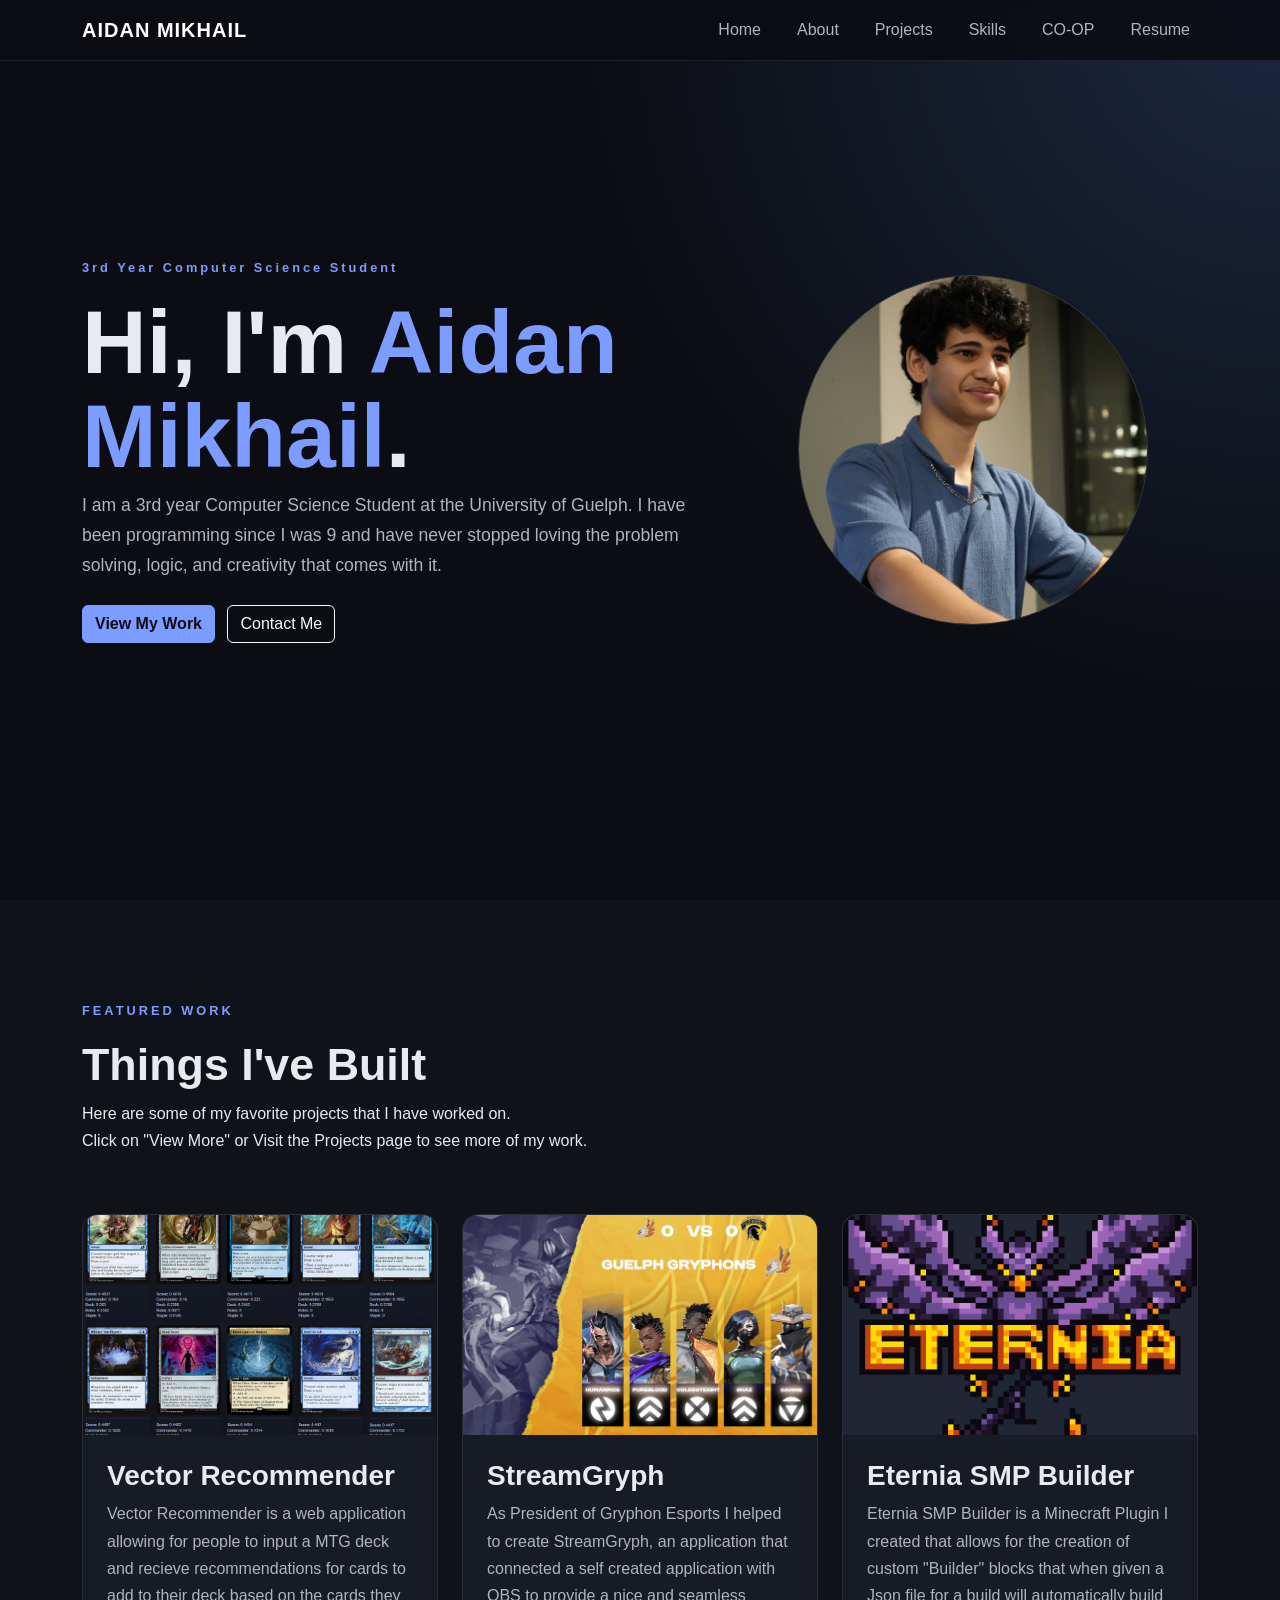
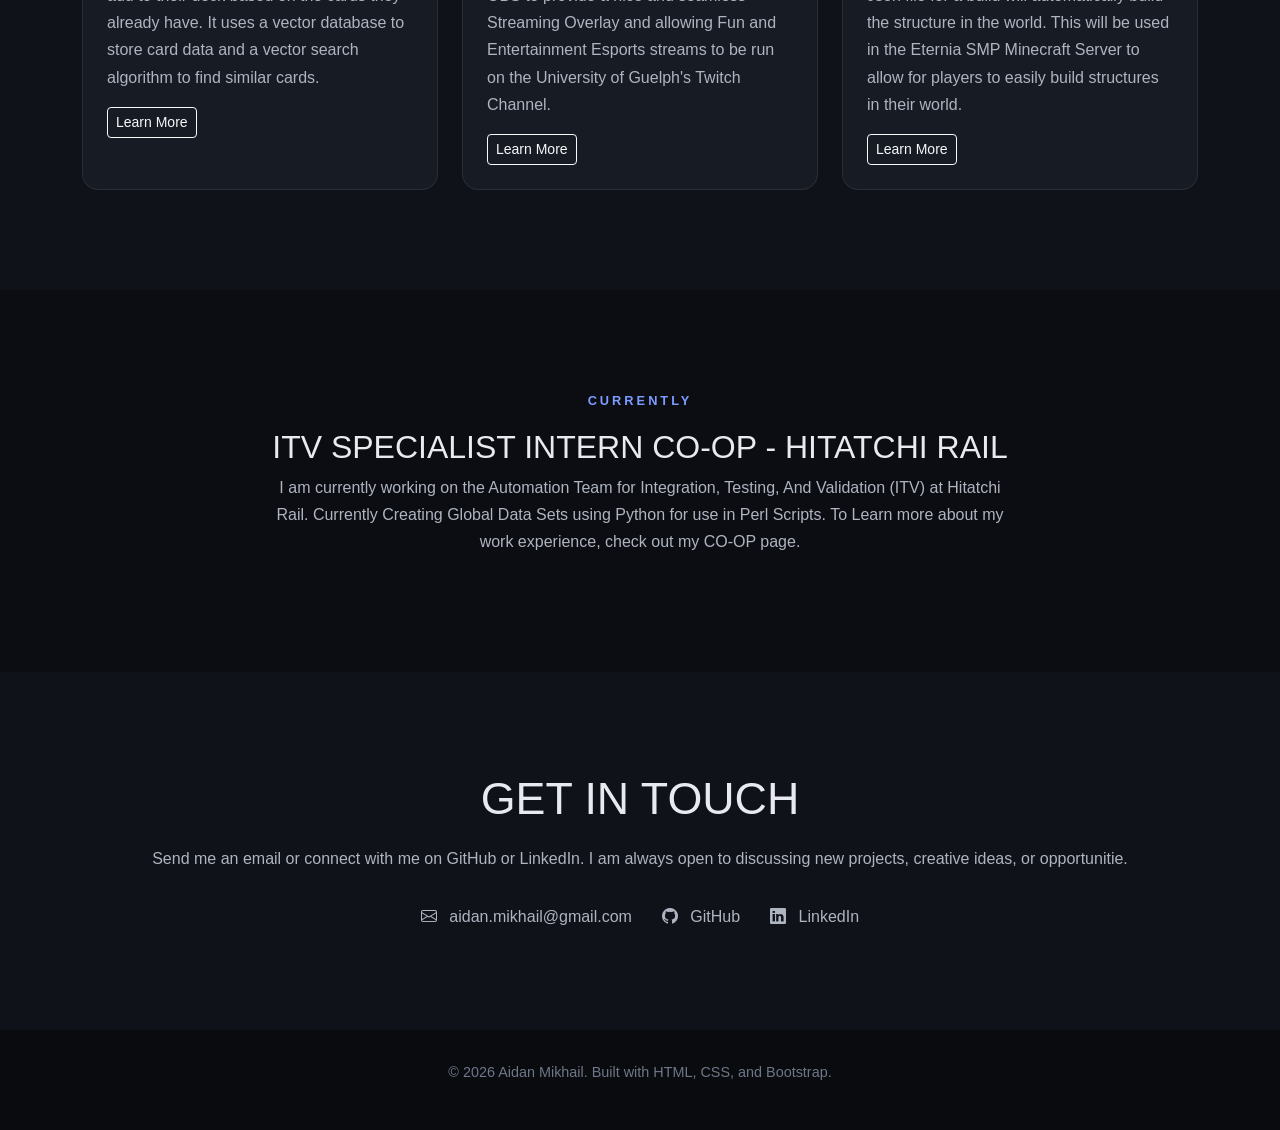
<file: index.html>
<!DOCTYPE html>
<html lang="en">

<head>

    <meta charset="UTF-8">

    <meta name="viewport"
          content="width=device-width, initial-scale=1.0">

    <title> Portfolio | AIDAN MIKHAIL </title>

    <!-- Bootstrap -->
    <link
        href="https://cdn.jsdelivr.net/npm/bootstrap@5.3.3/dist/css/bootstrap.min.css"
        rel="stylesheet">

    <!-- Bootstrap Icons -->
    <link
        rel="stylesheet"
        href="https://cdn.jsdelivr.net/npm/bootstrap-icons@1.11.3/font/bootstrap-icons.min.css">

    <!-- Custom CSS -->
    <link rel="stylesheet" href="css/style.css">

</head>


<body>


<!-- ================================================= -->
<!-- NAVIGATION                                        -->
<!-- ================================================= -->

<nav class="navbar navbar-expand-lg navbar-dark fixed-top">

    <div class="container">

        <a class="navbar-brand fw-bold"
           href="index.html">

            AIDAN MIKHAIL

        </a>


        <button
            class="navbar-toggler"
            type="button"
            data-bs-toggle="collapse"
            data-bs-target="#navbarNav">

            <span class="navbar-toggler-icon"></span>

        </button>


        <div class="collapse navbar-collapse"
             id="navbarNav">

            <ul class="navbar-nav ms-auto">

                <li class="nav-item">
                    <a class="nav-link"
                       href="index.html">

                        Home

                    </a>
                </li>


                <li class="nav-item">
                    <a class="nav-link"
                       href="about.html">

                        About

                    </a>
                </li>


                <li class="nav-item">
                    <a class="nav-link"
                       href="projects.html">

                        Projects

                    </a>
                </li>


                <li class="nav-item">
                    <a class="nav-link"
                       href="skills.html">

                        Skills

                    </a>
                </li>


                <li class="nav-item">
                    <a class="nav-link"
                       href="coop.html">

                        CO-OP

                    </a>
                </li>


                <li class="nav-item">
                    <a class="nav-link"
                       href="resume.html">

                        Resume

                    </a>
                </li>

            </ul>

        </div>

    </div>

</nav>



<!-- ================================================= -->
<!-- HERO                                              -->
<!-- ================================================= -->

<section class="hero-section">

    <div class="container">

        <div class="row align-items-center min-vh-100">


            <!-- HERO TEXT -->

            <div class="col-lg-7">

                <p class="hero-subtitle">
                    3rd Year Computer Science Student
                </p>


                <h1>

                    Hi, I'm
                    <span>Aidan Mikhail</span>.

                </h1>


                <p class="hero-description">

                    I am a 3rd year Computer Science Student at the University of Guelph. 
                    I have been programming since I was 9 and have never 
                    stopped loving the problem solving, logic, and creativity that comes with it.

                </p>


                <div class="mt-4">

                    <a href="projects.html"
                       class="btn btn-primary me-2">

                        View My Work

                    </a>


                    <a href="#contact"
                       class="btn btn-outline-light">

                        Contact Me

                    </a>

                </div>

            </div>



            <!-- PROFILE IMAGE -->

            <div class="col-lg-5 text-center">
                <div class="profile-image">
                    <img
                        src="assets/img/profile.jpg"
                        alt="IMAGE ERROR">

                </div>

            </div>

        </div>

    </div>

</section>



<!-- ================================================= -->
<!-- FEATURED PROJECTS                                 -->
<!-- ================================================= -->

<section class="section-padding section-dark">

    <div class="container">

        <div class="section-heading">

            <p class="section-label">
                FEATURED WORK
            </p>

            <h2>
                Things I've Built
            </h2>

            <p>
                Here are some of my favorite projects that I have worked on. <br>
                Click on "View More" or Visit the Projects page to see more of my work.
            </p>

        </div>


        <div class="row g-4">


            <!-- PROJECT 1 -->

            <div class="col-md-4">

                <div class="project-card">

                    <div class="project-image">

                        <img
                            src="assets/img/project-1.jpg"
                            alt="Vector Recommender">

                    </div>


                    <div class="p-4">

                        <h3>
                            Vector Recommender
                        </h3>

                        <p>
                            Vector Recommender is a web application allowing for people to input a MTG deck and recieve recommendations for cards to add to their deck based on the cards they already have. It uses a vector database to store card data and a vector search algorithm to find similar cards.
                        </p>

                        <a href="projects.html"
                           class="btn btn-sm btn-outline-light">

                            Learn More

                        </a>

                    </div>

                </div>

            </div>



            <!-- PROJECT 2 -->

            <div class="col-md-4">

                <div class="project-card">

                    <div class="project-image">

                        <img
                            src="assets/img/project-2.jpg"
                            alt="StreamGryph">

                    </div>


                    <div class="p-4">

                        <h3>
                            StreamGryph
                        </h3>

                        <p>

                            As President of Gryphon Esports I helped to create StreamGryph, an application that connected a self created application with OBS to provide a nice and seamless Streaming Overlay and allowing Fun and Entertainment Esports streams to be run on the University of Guelph's Twitch Channel.

                        </p>

                        <a href="projects.html"
                           class="btn btn-sm btn-outline-light">

                            Learn More

                        </a>

                    </div>

                </div>

            </div>



            <!-- PROJECT 3 -->

            <div class="col-md-4">

                <div class="project-card">

                    <div class="project-image">

                        <img
                            src="assets/img/project-3.jpg"
                            alt="Eternia SMP Builder">

                    </div>


                    <div class="p-4">

                        <h3>
                            Eternia SMP Builder
                        </h3>

                        <p>

                            Eternia SMP Builder is a Minecraft Plugin I created that allows for the creation of custom "Builder" blocks that when given a Json file for a build will automatically build the structure in the world. This will be used in the Eternia SMP Minecraft Server to allow for players to easily build structures in their world.

                        </p>

                        <a href="projects.html"
                           class="btn btn-sm btn-outline-light">

                            Learn More

                        </a>

                    </div>

                </div>

            </div>


        </div>

    </div>

</section>



<!-- ================================================= -->
<!-- QUICK INTRODUCTION                               -->
<!-- ================================================= -->

<section class="section-padding">

    <div class="container text-center">

        <p class="section-label">
            CURRENTLY
        </p>

        <h2>
            ITV SPECIALIST INTERN CO-OP - HITATCHI RAIL
        </h2>

        <p class="mx-auto content-limit">

            I am currently working on the Automation Team for Integration, Testing, And Validation (ITV) at Hitatchi Rail. Currently Creating Global Data Sets using Python for use in Perl Scripts. To Learn more about my work experience, check out my CO-OP page.

        </p>

    </div>

</section>



<!-- ================================================= -->
<!-- CONTACT                                           -->
<!-- ================================================= -->

<section id="contact"
         class="contact-section section-dark">

    <div class="container text-center">

        <h2>
            GET IN TOUCH
        </h2>

        <p>

            Send me an email or connect with me on GitHub or LinkedIn. I am always open to discussing new projects, creative ideas, or opportunitie.

        </p>


        <div class="contact-links">

            <a href="mailto:aidan.mikhail@gmail.com">

                <i class="bi bi-envelope"></i>

                aidan.mikhail@gmail.com

            </a>


            <a href="https://github.com/AidanMikhail">

                <i class="bi bi-github"></i>

                GitHub

            </a>


            <a href="https://www.linkedin.com/in/aidan-mikhail/">

                <i class="bi bi-linkedin"></i>

                LinkedIn

            </a>

        </div>

    </div>

</section>



<!-- ================================================= -->
<!-- FOOTER                                            -->
<!-- ================================================= -->

<footer>

    <div class="container text-center">

        <p>
            © 2026 Aidan Mikhail.
            Built with HTML, CSS, and Bootstrap.
        </p>

    </div>

</footer>



<!-- Bootstrap JavaScript -->

<script
    src="https://cdn.jsdelivr.net/npm/bootstrap@5.3.3/dist/js/bootstrap.bundle.min.js">
</script>

</body>

</html>
</file>
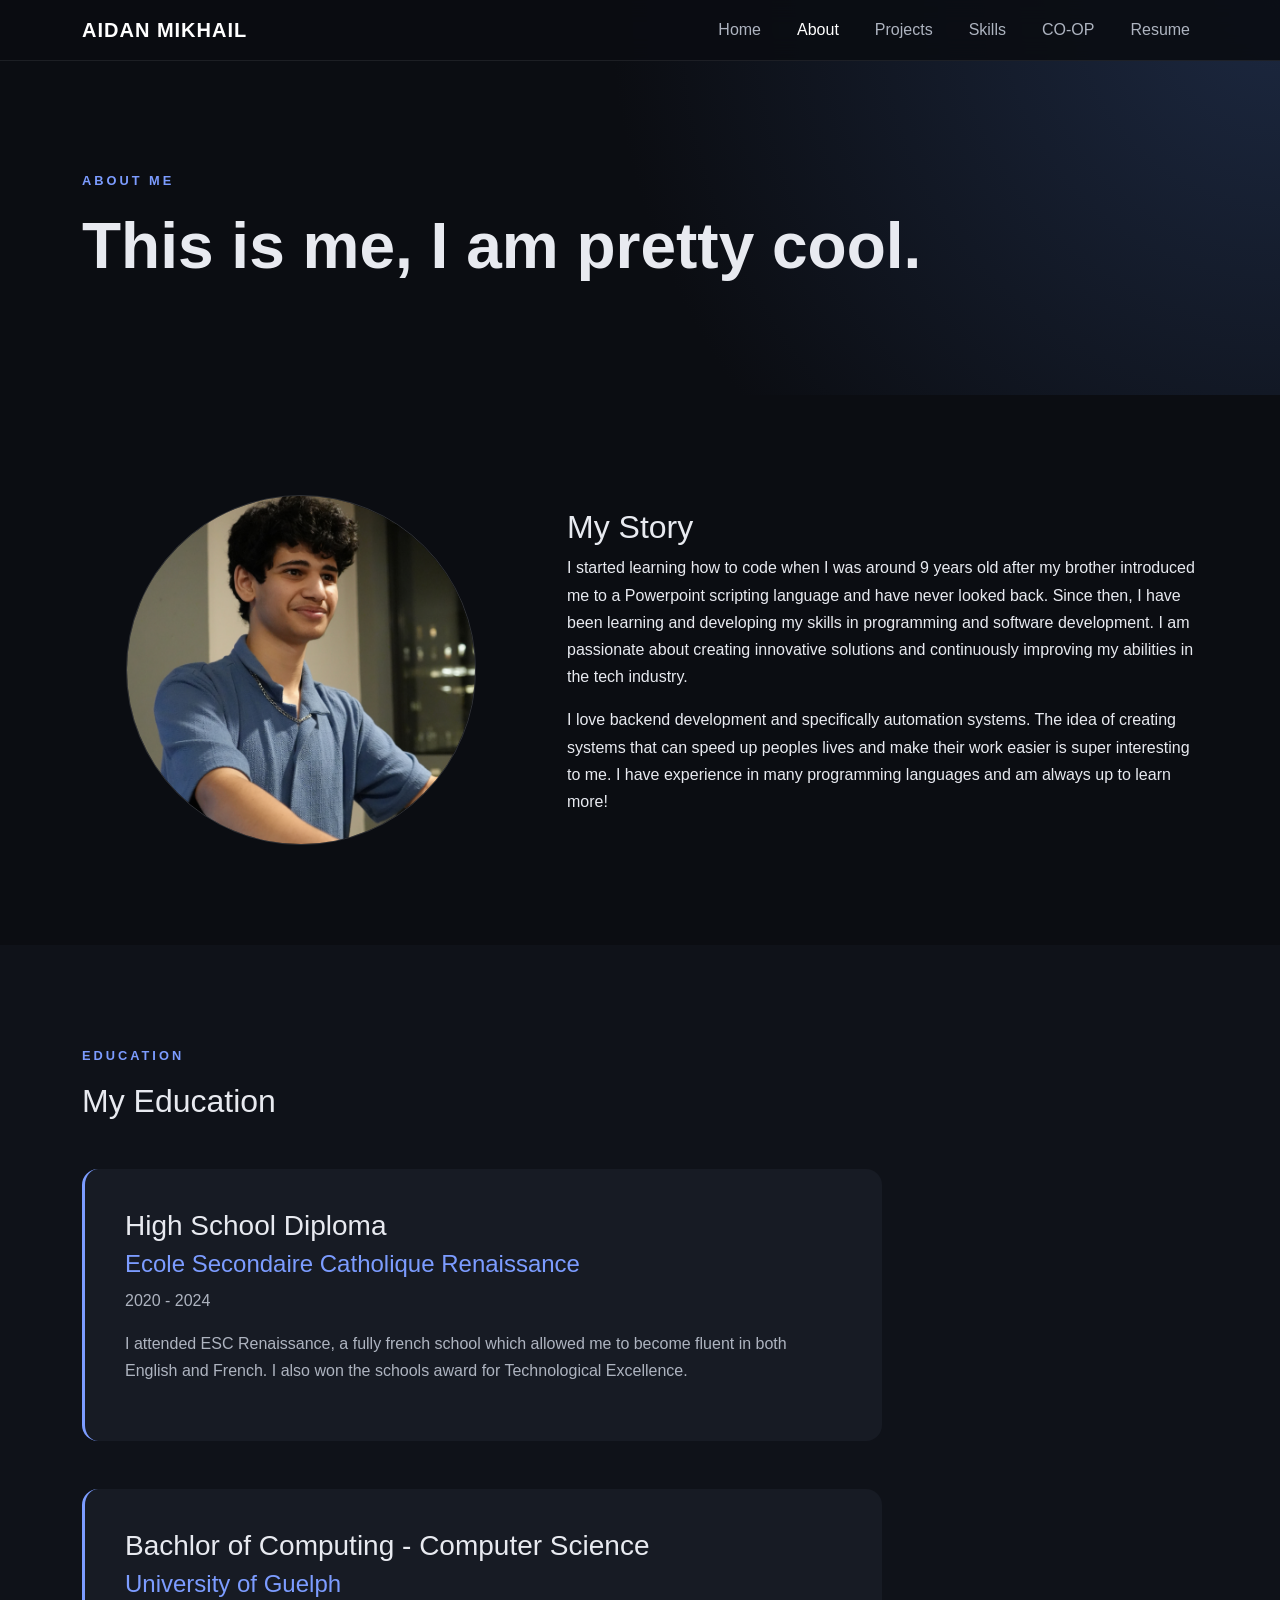
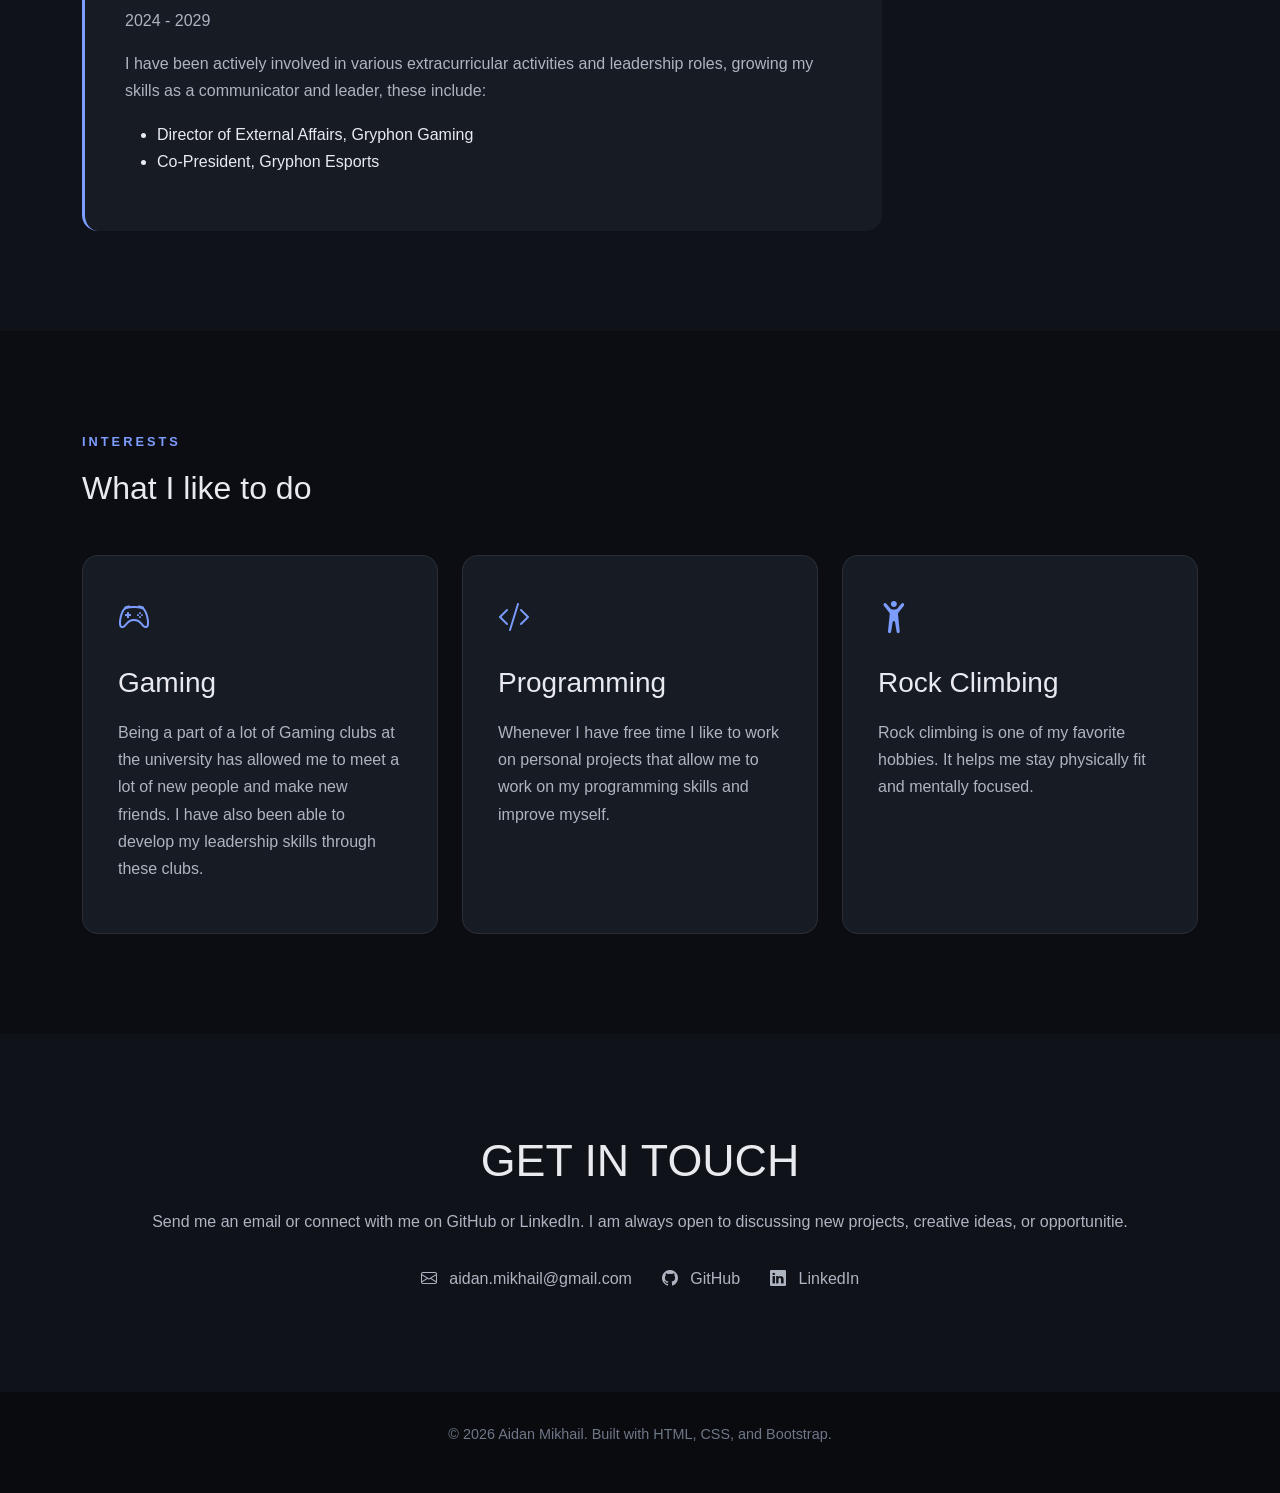
<file: about.html>
<!DOCTYPE html>
<html lang="en">

<head>

    <meta charset="UTF-8">

    <meta name="viewport"
          content="width=device-width, initial-scale=1.0">

    <title>About | AIDAN MIKHAIL</title>

    <link
        href="https://cdn.jsdelivr.net/npm/bootstrap@5.3.3/dist/css/bootstrap.min.css"
        rel="stylesheet">

    <link
        rel="stylesheet"
        href="https://cdn.jsdelivr.net/npm/bootstrap-icons@1.11.3/font/bootstrap-icons.min.css">

    <link rel="stylesheet" href="css/style.css">

</head>


<body>


<!-- NAVIGATION -->

<nav class="navbar navbar-expand-lg navbar-dark fixed-top">

    <div class="container">

        <a class="navbar-brand fw-bold"
           href="index.html">

            AIDAN MIKHAIL

        </a>


        <button
            class="navbar-toggler"
            type="button"
            data-bs-toggle="collapse"
            data-bs-target="#navbarNav">

            <span class="navbar-toggler-icon"></span>

        </button>


        <div class="collapse navbar-collapse"
             id="navbarNav">

            <ul class="navbar-nav ms-auto">

                <li class="nav-item">
                    <a class="nav-link"
                       href="index.html">

                        Home

                    </a>
                </li>

                <li class="nav-item">
                    <a class="nav-link active"
                       href="about.html">

                        About

                    </a>
                </li>

                <li class="nav-item">
                    <a class="nav-link"
                       href="projects.html">

                        Projects

                    </a>
                </li>

                <li class="nav-item">
                    <a class="nav-link"
                       href="skills.html">

                        Skills

                    </a>
                </li>

                <li class="nav-item">
                    <a class="nav-link"
                       href="coop.html">

                        CO-OP

                    </a>
                </li>

                <li class="nav-item">
                    <a class="nav-link"
                       href="resume.html">

                        Resume

                    </a>
                </li>

            </ul>

        </div>

    </div>

</nav>



<!-- PAGE HEADER -->

<section class="page-header">

    <div class="container">

        <p class="section-label">
            ABOUT ME
        </p>

        <h1>
            This is me, I am pretty cool.
        </h1>

    </div>

</section>



<!-- ABOUT -->

<section class="section-padding">

    <div class="container">

        <div class="row g-5 align-items-center">


            <div class="col-lg-5">

                <div class="profile-image">

                    <img
                        src="assets/img/profile.jpg"
                        alt="Aidan Mikhail">

                </div>

            </div>

            <div class="col-lg-7">

                <h2>
                    My Story
                </h2>

                <p>

                    I started learning how to code when I was around 9 years old after my brother introduced me to a Powerpoint scripting language and have never looked back. Since then, I have been learning and developing my skills in programming and software development. I am passionate about creating innovative solutions and continuously improving my abilities in the tech industry.

                </p>

                <p>

                    I love backend development and specifically automation systems. The idea of creating systems that can speed up peoples lives and make their work easier is super interesting to me. I have experience in many programming languages and am always up to learn more!

                </p>

            </div>

        </div>

    </div>

</section>



<!-- EDUCATION -->

<section class="section-padding section-dark">

    <div class="container">

        <p class="section-label">
            EDUCATION
        </p>

        <h2>
            My Education
        </h2>

        <div class="education-card mt-5">

            <h3>
                High School Diploma
            </h3>

            <h4>
                Ecole Secondaire Catholique Renaissance
            </h4>

            <p>
                2020 - 2024
            </p>

            <p>  I attended ESC Renaissance, a fully french school which allowed me to become fluent in both English and French. I also won the schools award for Technological Excellence.</p>

        </div>

        <div class="education-card mt-5">

            <h3>
                Bachlor of Computing - Computer Science
            </h3>

            <h4>
                University of Guelph
            </h4>

            <p>
                2024 - 2029
            </p>

            <p>I have been actively involved in various extracurricular activities and leadership roles, growing my skills as a communicator and leader, these include:</p>

            <ul>
                <li>Director of External Affairs, Gryphon Gaming</li>
                <li>Co-President, Gryphon Esports</li>
            </ul>

        </div>

    </div>

</section>



<!-- INTERESTS -->

<section class="section-padding">

    <div class="container">

        <p class="section-label">
            INTERESTS
        </p>

        <h2>
            What I like to do
        </h2>


        <div class="row g-4 mt-4">

            <div class="col-md-4">

                <div class="skill-card">

                    <i class="bi bi-controller"></i>

                    <h3>
                        Gaming
                    </h3>

                    <p>
                        Being a part of a lot of Gaming clubs at the university has allowed me to meet a lot of new people and make new friends. I have also been able to develop my leadership skills through these clubs.
                    </p>

                </div>

            </div>


            <div class="col-md-4">

                <div class="skill-card">

                    <i class="bi bi-code-slash"></i>

                    <h3>
                        Programming
                    </h3>

                    <p>
                        Whenever I have free time I like to work on personal projects that allow me to work on my programming skills and improve myself.
                    </p>

                </div>

            </div>


            <div class="col-md-4">

                <div class="skill-card">

                    <i class="bi bi-person-arms-up"></i>

                    <h3>
                        Rock Climbing
                    </h3>

                    <p>
                        Rock climbing is one of my favorite hobbies. It helps me stay physically fit and mentally focused.
                    </p>

                </div>

            </div>

        </div>

    </div>

</section>



<!-- ================================================= -->
<!-- CONTACT                                           -->
<!-- ================================================= -->

<section id="contact"
         class="contact-section section-dark">

    <div class="container text-center">

        <h2>
            GET IN TOUCH
        </h2>

        <p>

            Send me an email or connect with me on GitHub or LinkedIn. I am always open to discussing new projects, creative ideas, or opportunitie.

        </p>


        <div class="contact-links">

            <a href="mailto:aidan.mikhail@gmail.com">

                <i class="bi bi-envelope"></i>

                aidan.mikhail@gmail.com

            </a>


            <a href="https://github.com/AidanMikhail">

                <i class="bi bi-github"></i>

                GitHub

            </a>


            <a href="https://www.linkedin.com/in/aidan-mikhail/">

                <i class="bi bi-linkedin"></i>

                LinkedIn

            </a>

        </div>

    </div>

</section>



<!-- ================================================= -->
<!-- FOOTER                                            -->
<!-- ================================================= -->

<footer>

    <div class="container text-center">

        <p>
            © 2026 Aidan Mikhail.
            Built with HTML, CSS, and Bootstrap.
        </p>

    </div>

</footer>



<script
    src="https://cdn.jsdelivr.net/npm/bootstrap@5.3.3/dist/js/bootstrap.bundle.min.js">
</script>

</body>

</html>
</file>
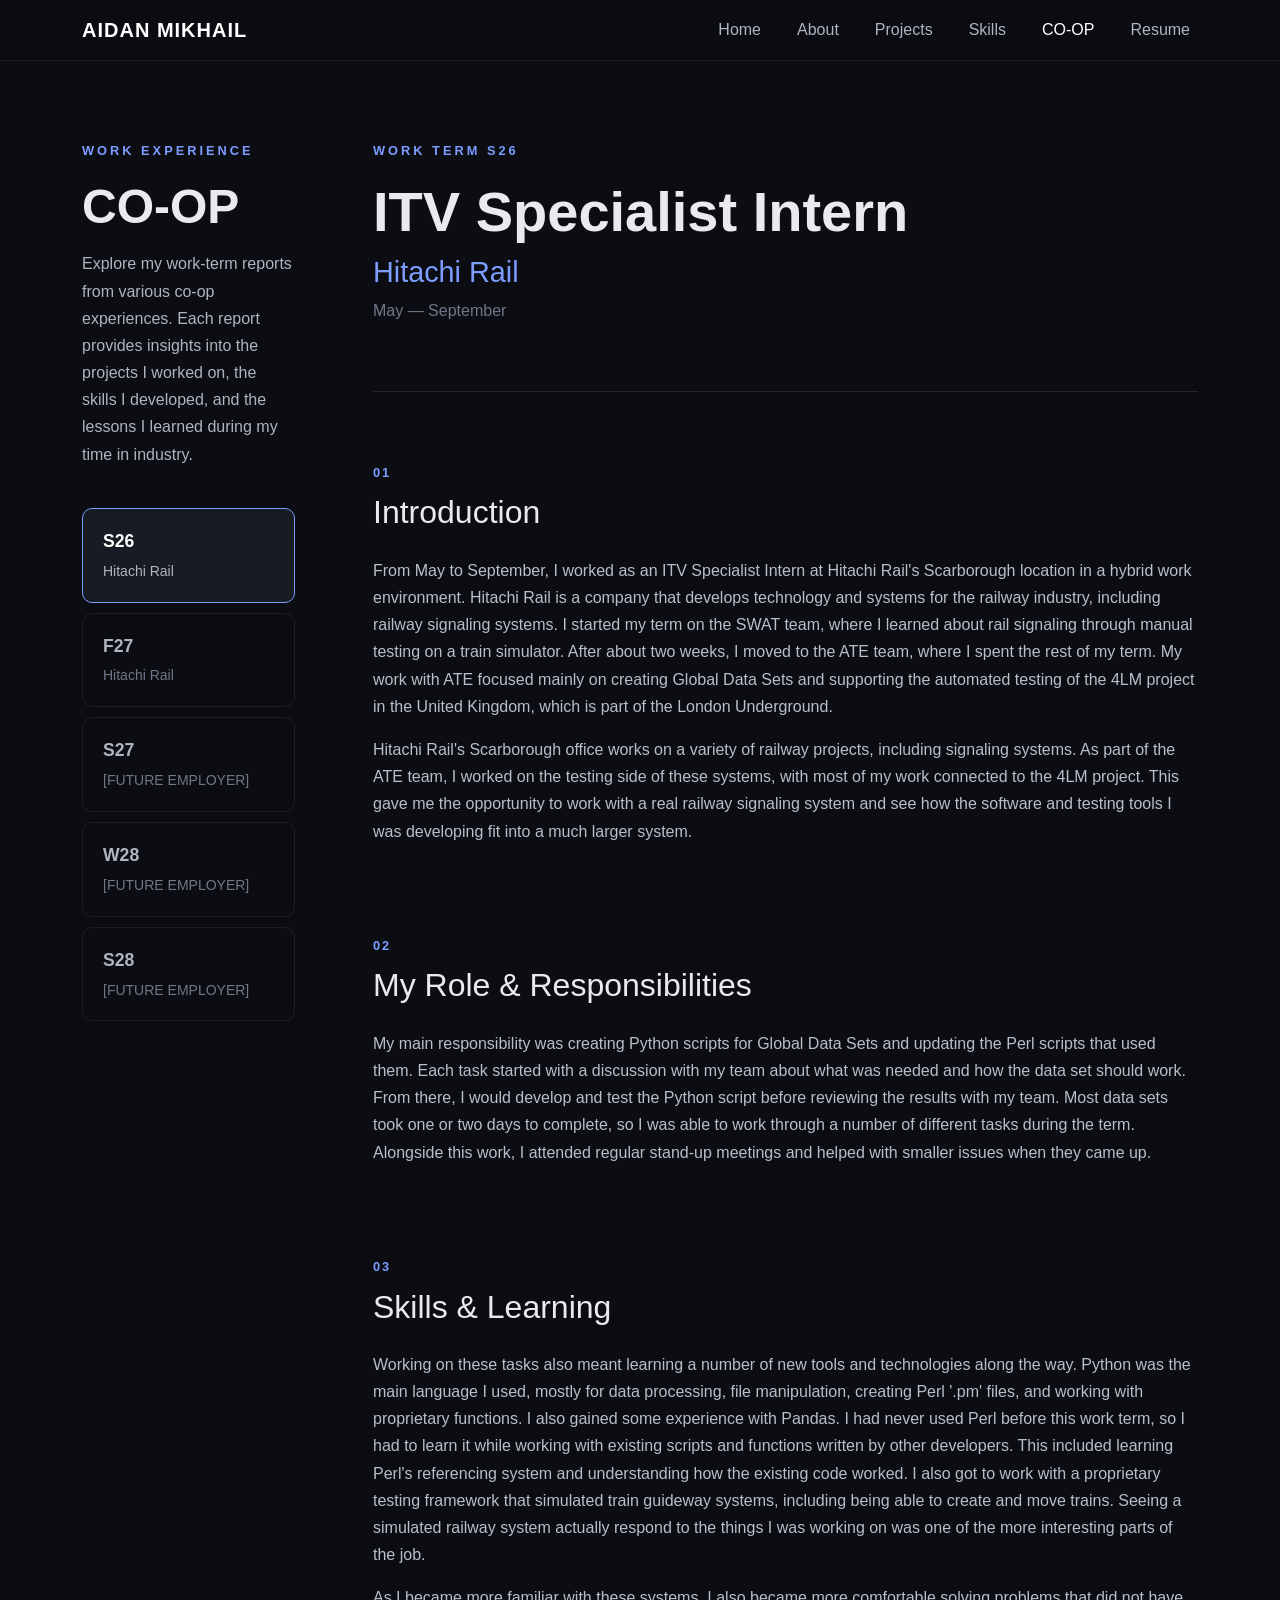
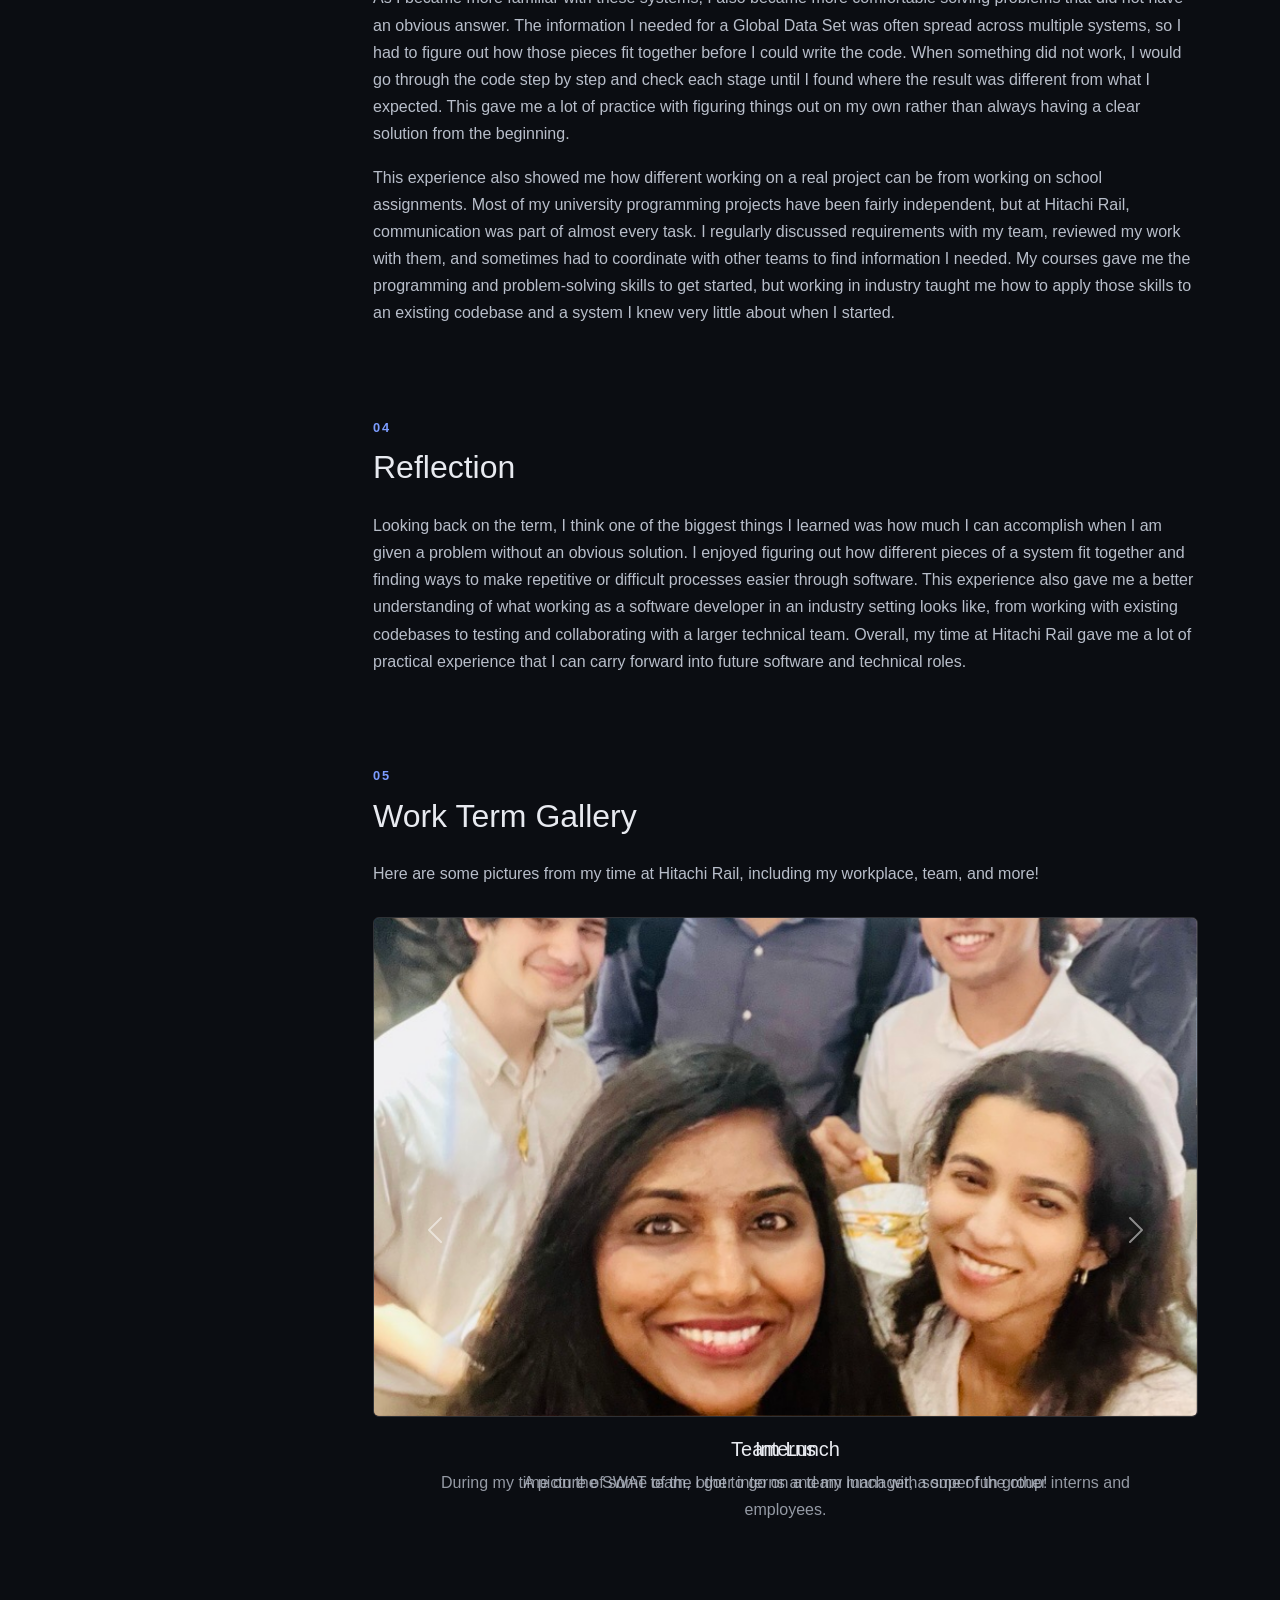
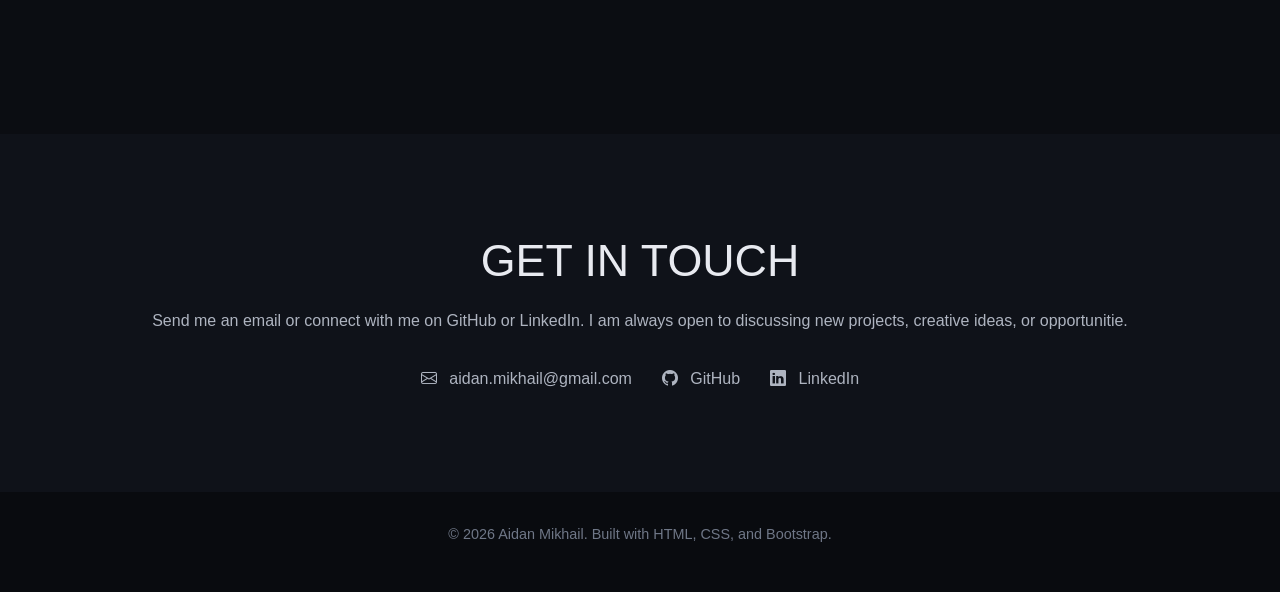
<file: coop.html>
<!DOCTYPE html>
<html lang="en">

<head>

    <meta charset="UTF-8">

    <meta name="viewport"
          content="width=device-width, initial-scale=1.0">

    <title>CO-OP | AIDAN MIKHAIL</title>

    <link
        href="https://cdn.jsdelivr.net/npm/bootstrap@5.3.3/dist/css/bootstrap.min.css"
        rel="stylesheet">

    <link
        rel="stylesheet"
        href="https://cdn.jsdelivr.net/npm/bootstrap-icons@1.11.3/font/bootstrap-icons.min.css">

    <link rel="stylesheet" href="css/style.css">

    <link rel="stylesheet" href="css/coop.css">

</head>


<body>


<!-- NAVIGATION -->

<nav class="navbar navbar-expand-lg navbar-dark fixed-top">

    <div class="container">

        <a class="navbar-brand fw-bold"
           href="index.html">

            AIDAN MIKHAIL

        </a>


        <button
            class="navbar-toggler"
            type="button"
            data-bs-toggle="collapse"
            data-bs-target="#navbarNav">

            <span class="navbar-toggler-icon"></span>

        </button>


        <div class="collapse navbar-collapse"
             id="navbarNav">

            <ul class="navbar-nav ms-auto">

                <li class="nav-item">
                    <a class="nav-link"
                       href="index.html">

                        Home

                    </a>
                </li>

                <li class="nav-item">
                    <a class="nav-link"
                       href="about.html">

                        About

                    </a>
                </li>

                <li class="nav-item">
                    <a class="nav-link"
                       href="projects.html">

                        Projects

                    </a>
                </li>

                <li class="nav-item">
                    <a class="nav-link"
                       href="skills.html">

                        Skills

                    </a>
                </li>

                <li class="nav-item">
                    <a class="nav-link active"
                       href="coop.html">

                        CO-OP

                    </a>
                </li>

                <li class="nav-item">
                    <a class="nav-link"
                       href="resume.html">

                        Resume

                    </a>
                </li>

            </ul>

        </div>

    </div>

</nav>



<!-- ================================================= -->
<!-- CO-OP PAGE                                         -->
<!-- ================================================= -->

<section class="coop-page">

    <div class="container">

        <div class="row g-5">


            <!-- ========================================= -->
            <!-- SIDEBAR                                  -->
            <!-- ========================================= -->

            <aside class="col-lg-3">

                <div class="coop-sidebar">

                    <p class="section-label">
                        WORK EXPERIENCE
                    </p>

                    <h1>
                        CO-OP
                    </h1>

                    <p>

                        Explore my work-term reports from various co-op experiences. Each report provides insights into the projects I worked on, the skills I developed, and the lessons I learned during my time in industry.

                    </p>


                    <div class="coop-terms">


                        <!-- S26 -->

                        <button
                            class="coop-term active"
                            data-term="s26">

                            <span>
                                S26
                            </span>

                            <small>
                                Hitachi Rail
                            </small>

                        </button>


                        <!-- FUTURE F27 -->

                        <button
                            class="coop-term"
                            data-term="f27">

                            <span>
                                F27
                            </span>

                            <small>
                                Hitachi Rail
                            </small>

                        </button>


                        <!-- FUTURE S27 -->

                        <button
                            class="coop-term"
                            data-term="s27">

                            <span>
                                S27
                            </span>

                            <small>
                                [FUTURE EMPLOYER]
                            </small>

                        </button>

                        <!-- FUTURE W28 -->

                        <button
                            class="coop-term"
                            data-term="w28">

                            <span>
                                W28
                            </span>

                            <small>
                                [FUTURE EMPLOYER]
                            </small>

                        </button>

                        <!-- FUTURE S28 -->

                        <button
                            class="coop-term"
                            data-term="s28">

                            <span>
                                S28
                            </span>

                            <small>
                                [FUTURE EMPLOYER]
                            </small>

                        </button>


                    </div>

                </div>

            </aside>



            <!-- ========================================= -->
            <!-- REPORT CONTENT                            -->
            <!-- ========================================= -->

            <main class="col-lg-9">


                <!-- ===================================== -->
                <!-- S26 REPORT                            -->
                <!-- ===================================== -->

                <div
                    class="coop-content active"
                    id="s26">


                    <!-- HEADER -->

                    <div class="coop-header">

                        <p class="section-label">
                            WORK TERM S26
                        </p>

                        <h1>
                            ITV Specialist Intern
                        </h1>

                        <h2>
                            Hitachi Rail
                        </h2>

                        <p>
                            May —
                            September
                        </p>

                    </div>



                    <!-- INTRODUCTION -->

                    <section class="report-section">

                        <span class="report-number">
                            01
                        </span>

                        <h3>
                            Introduction
                        </h3>

                        <p>

                           From May to September, I worked as an ITV Specialist Intern at Hitachi Rail's Scarborough location in a hybrid work environment. Hitachi Rail is a company that develops technology and systems for the railway industry, including railway signaling systems. I started my term on the SWAT team, where I learned about rail signaling through manual testing on a train simulator. After about two weeks, I moved to the ATE team, where I spent the rest of my term. My work with ATE focused mainly on creating Global Data Sets and supporting the automated testing of the 4LM project in the United Kingdom, which is part of the London Underground.

                        </p>

                        <p>

                            Hitachi Rail's Scarborough office works on a variety of railway projects, including signaling systems. As part of the ATE team, I worked on the testing side of these systems, with most of my work connected to the 4LM project. This gave me the opportunity to work with a real railway signaling system and see how the software and testing tools I was developing fit into a much larger system.
                        
                        </p>

                    </section>

                    <!-- ROLE -->

                    <section class="report-section">

                        <span class="report-number">
                            02
                        </span>

                        <h3>
                            My Role & Responsibilities
                        </h3>

                        <p>

                            My main responsibility was creating Python scripts for Global Data Sets and updating the Perl scripts that used them. Each task started with a discussion with my team about what was needed and how the data set should work. From there, I would develop and test the Python script before reviewing the results with my team. Most data sets took one or two days to complete, so I was able to work through a number of different tasks during the term. Alongside this work, I attended regular stand-up meetings and helped with smaller issues when they came up.

                        </p>

                    </section>



                    <!-- SKILLS -->

                    <section class="report-section">

                        <span class="report-number">
                            03
                        </span>

                        <h3>
                            Skills & Learning
                        </h3>

                        <p>

                            Working on these tasks also meant learning a number of new tools and technologies along the way. Python was the main language I used, mostly for data processing, file manipulation, creating Perl '.pm' files, and working with proprietary functions. I also gained some experience with Pandas. I had never used Perl before this work term, so I had to learn it while working with existing scripts and functions written by other developers. This included learning Perl's referencing system and understanding how the existing code worked. I also got to work with a proprietary testing framework that simulated train guideway systems, including being able to create and move trains. Seeing a simulated railway system actually respond to the things I was working on was one of the more interesting parts of the job.

                        </p>

                        <p>

                            As I became more familiar with these systems, I also became more comfortable solving problems that did not have an obvious answer. The information I needed for a Global Data Set was often spread across multiple systems, so I had to figure out how those pieces fit together before I could write the code. When something did not work, I would go through the code step by step and check each stage until I found where the result was different from what I expected. This gave me a lot of practice with figuring things out on my own rather than always having a clear solution from the beginning.

                        </p>

                        <p>

                            This experience also showed me how different working on a real project can be from working on school assignments. Most of my university programming projects have been fairly independent, but at Hitachi Rail, communication was part of almost every task. I regularly discussed requirements with my team, reviewed my work with them, and sometimes had to coordinate with other teams to find information I needed. My courses gave me the programming and problem-solving skills to get started, but working in industry taught me how to apply those skills to an existing codebase and a system I knew very little about when I started.

                        </p>

                    </section>



                    <!-- REFLECTION -->

                    <section class="report-section">

                        <span class="report-number">
                            04
                        </span>

                        <h3>
                            Reflection
                        </h3>

                        <p>

                            Looking back on the term, I think one of the biggest things I learned was how much I can accomplish when I am given a problem without an obvious solution. I enjoyed figuring out how different pieces of a system fit together and finding ways to make repetitive or difficult processes easier through software. This experience also gave me a better understanding of what working as a software developer in an industry setting looks like, from working with existing codebases to testing and collaborating with a larger technical team. Overall, my time at Hitachi Rail gave me a lot of practical experience that I can carry forward into future software and technical roles.

                        </p>

                    </section>

                    <!-- GALLERY -->

                    <section class="report-section">

                        <span class="report-number">
                            05
                        </span>

                        <h3>
                            Work Term Gallery
                        </h3>

                        <p>
                            Here are some pictures from my time at Hitachi Rail, including my workplace, team, and more!
                        </p>

                        <div id="workTermCarousel" class="carousel slide" data-bs-ride="false">

                            <div class="carousel-inner">

                                <!-- Image 1 -->
                                <div class="carousel-item active">

                                    <img
                                        src="assets/img/coop/s26/team-lunch.jfif"
                                        class="d-block w-100 rounded"
                                        alt="Workplace">

                                    <div class="carousel-caption-custom">

                                        <h5>
                                            Team Lunch
                                        </h5>

                                        <p>
                                            During my time on the SWAT team, I got to go on a team lunch with some of the other interns and employees.
                                        </p>

                                    </div>

                                </div>


                                <!-- Image 2 -->
                                <div class="carousel-item">

                                    <img
                                        src="assets/img/coop/s26/team.jfif"
                                        class="d-block w-100 rounded"
                                        alt="Team">

                                    <div class="carousel-caption-custom">

                                        <h5>
                                            My Team
                                        </h5>

                                        <p>
                                            A picture of some of the people on the ATE team. I worked with a great group of people who were always willing to help and answer questions.
                                        </p>

                                    </div>

                                </div>


                                <!-- Image 3 -->
                                <div class="carousel-item">

                                    <img
                                        src="assets/img/coop/s26/break.jpg"
                                        class="d-block w-100 rounded"
                                        alt="Project">

                                    <div class="carousel-caption-custom">

                                        <h5>
                                            A Little break
                                        </h5>

                                        <p>
                                            Sometimes it's nice to take a little break and enjoy a Hot Chocolate while working.
                                        </p>

                                    </div>

                                </div>

                                <!-- Image 4 -->
                                <div class="carousel-item active">

                                    <img
                                        src="assets/img/coop/s26/interns.jfif"
                                        class="d-block w-100 rounded"
                                        alt="Interns">

                                    <div class="carousel-caption-custom">

                                        <h5>
                                            Interns
                                        </h5>

                                        <p>
                                            A picture of some of the other interns and my manager, a super fun group!
                                        </p>

                                    </div>

                                </div>

                            </div>


                            <!-- Previous -->
                            <button
                                class="carousel-control-prev"
                                type="button"
                                data-bs-target="#workTermCarousel"
                                data-bs-slide="prev">

                                <span
                                    class="carousel-control-prev-icon"
                                    aria-hidden="true">
                                </span>

                                <span class="visually-hidden">
                                    Previous
                                </span>

                            </button>


                            <!-- Next -->
                            <button
                                class="carousel-control-next"
                                type="button"
                                data-bs-target="#workTermCarousel"
                                data-bs-slide="next">

                                <span
                                    class="carousel-control-next-icon"
                                    aria-hidden="true">
                                </span>

                                <span class="visually-hidden">
                                    Next
                                </span>

                            </button>

                        </div>

                        </section>


                </div>



                <!-- ===================================== -->
                <!-- F27 REPORT                            -->
                <!-- ===================================== -->

                <div
                    class="coop-content"
                    id="f27">


                    <div class="coop-header">

                        <p class="section-label">
                            WORK TERM F27
                        </p>

                        <h1>
                            ITV Specialist Intern
                        </h1>

                        <h2>
                            Hitatchi Rail
                        </h2>

                        <p>
                            September —
                            December
                        </p>

                    </div>


                    <section class="report-section">

                        <h3>
                            Coming Soon
                        </h3>

                    </section>


                </div>

                <!-- ===================================== -->
                <!-- S27 REPORT                            -->
                <!-- ===================================== -->

                <div
                    class="coop-content"
                    id="s27">


                    <div class="coop-header">

                        <p class="section-label">
                            WORK TERM S27
                        </p>

                        <h1>
                            [JOB TITLE]
                        </h1>

                        <h2>
                            [EMPLOYER]
                        </h2>

                        <p>
                            [Start Date] —
                            [End Date]
                        </p>

                    </div>


                    <section class="report-section">

                        <h3>
                            Coming Soon
                        </h3>

                    </section>


                </div>

                <!-- ===================================== -->
                <!-- W28 REPORT                            -->
                <!-- ===================================== -->

                <div
                    class="coop-content"
                    id="w28">


                    <div class="coop-header">

                        <p class="section-label">
                            WORK TERM W28
                        </p>

                        <h1>
                            [JOB TITLE]
                        </h1>

                        <h2>
                            [EMPLOYER]
                        </h2>

                        <p>
                            [Start Date] —
                            [End Date]
                        </p>

                    </div>


                    <section class="report-section">

                        <h3>
                            Coming Soon
                        </h3>

                    </section>


                </div>

                <!-- ===================================== -->
                <!-- S28 REPORT                            -->
                <!-- ===================================== -->

                <div
                    class="coop-content"
                    id="s28">


                    <div class="coop-header">

                        <p class="section-label">
                            WORK TERM S28
                        </p>

                        <h1>
                            [JOB TITLE]
                        </h1>

                        <h2>
                            [EMPLOYER]
                        </h2>

                        <p>
                            [Start Date] —
                            [End Date]
                        </p>

                    </div>


                    <section class="report-section">

                        <h3>
                            Coming Soon
                        </h3>

                    </section>


                </div>


            </main>

        </div>

    </div>

</section>



<!-- ================================================= -->
<!-- CONTACT                                           -->
<!-- ================================================= -->

<section id="contact"
         class="contact-section section-dark">

    <div class="container text-center">

        <h2>
            GET IN TOUCH
        </h2>

        <p>

            Send me an email or connect with me on GitHub or LinkedIn. I am always open to discussing new projects, creative ideas, or opportunitie.

        </p>


        <div class="contact-links">

            <a href="mailto:aidan.mikhail@gmail.com">

                <i class="bi bi-envelope"></i>

                aidan.mikhail@gmail.com

            </a>


            <a href="https://github.com/AidanMikhail">

                <i class="bi bi-github"></i>

                GitHub

            </a>


            <a href="https://www.linkedin.com/in/aidan-mikhail/">

                <i class="bi bi-linkedin"></i>

                LinkedIn

            </a>

        </div>

    </div>

</section>



<!-- ================================================= -->
<!-- FOOTER                                            -->
<!-- ================================================= -->

<footer>

    <div class="container text-center">

        <p>
            © 2026 Aidan Mikhail.
            Built with HTML, CSS, and Bootstrap.
        </p>

    </div>

</footer>



<!-- BOOTSTRAP -->

<script
    src="https://cdn.jsdelivr.net/npm/bootstrap@5.3.3/dist/js/bootstrap.bundle.min.js">
</script>


<!-- CO-OP JAVASCRIPT -->

<script src="js/script.js"></script>

</body>

</html>
</file>
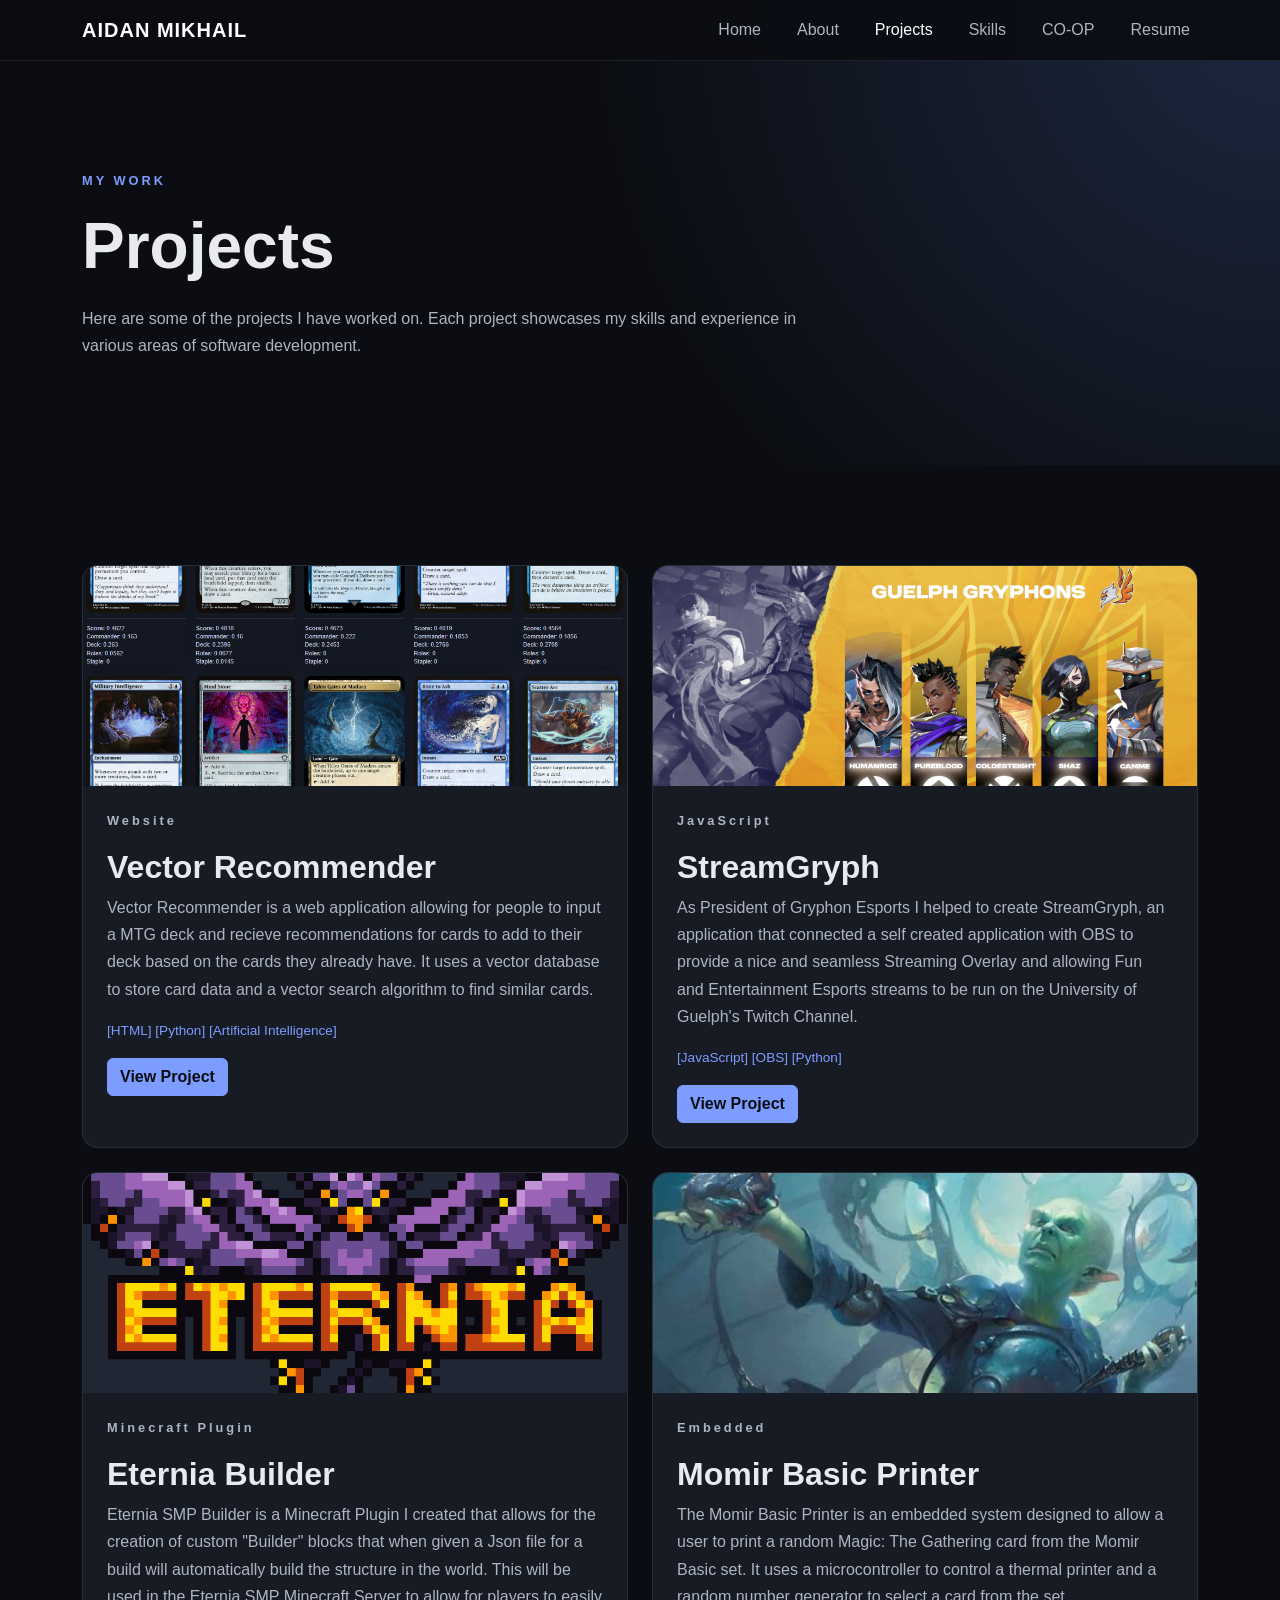
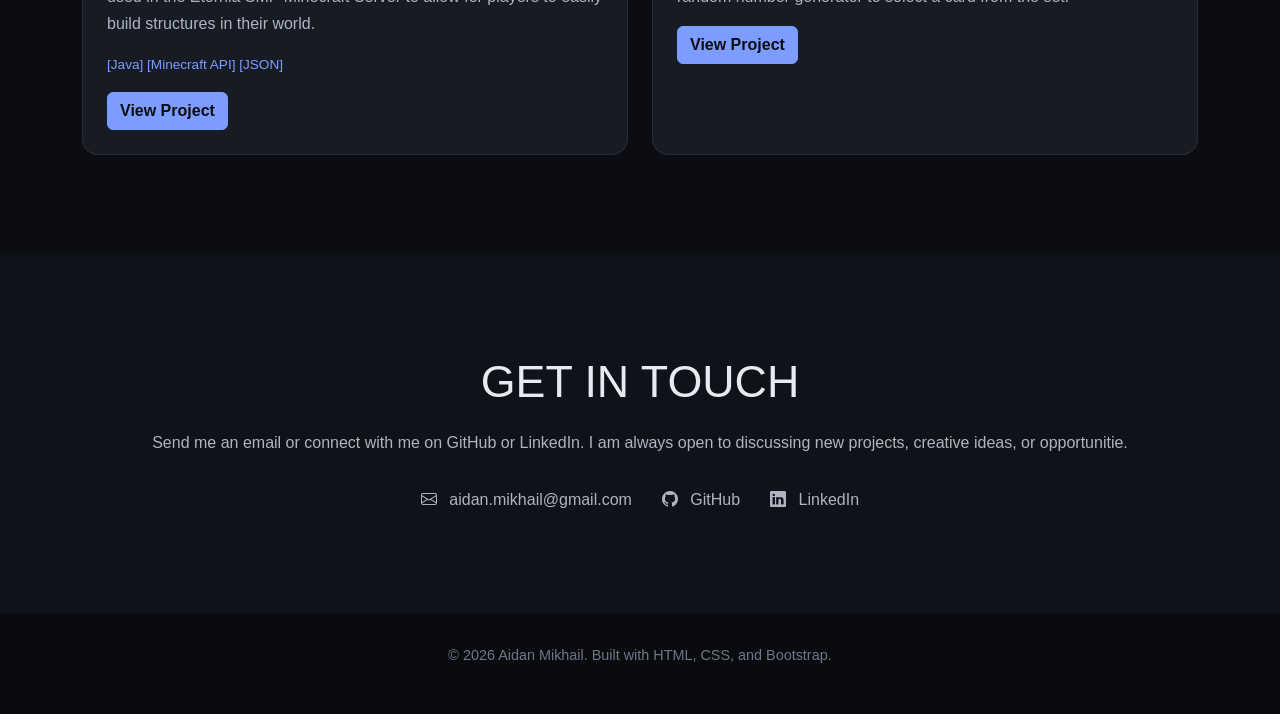
<file: projects.html>
<!DOCTYPE html>
<html lang="en">

<head>

    <meta charset="UTF-8">

    <meta name="viewport"
          content="width=device-width, initial-scale=1.0">

    <title>Projects | AIDAN MIKHAIL</title>

    <link
        href="https://cdn.jsdelivr.net/npm/bootstrap@5.3.3/dist/css/bootstrap.min.css"
        rel="stylesheet">

    <link
        rel="stylesheet"
        href="https://cdn.jsdelivr.net/npm/bootstrap-icons@1.11.3/font/bootstrap-icons.min.css">

    <link rel="stylesheet" href="css/style.css">

</head>


<body>


<!-- NAVIGATION -->

<nav class="navbar navbar-expand-lg navbar-dark fixed-top">

    <div class="container">

        <a class="navbar-brand fw-bold"
           href="index.html">

            AIDAN MIKHAIL

        </a>


        <button
            class="navbar-toggler"
            type="button"
            data-bs-toggle="collapse"
            data-bs-target="#navbarNav">

            <span class="navbar-toggler-icon"></span>

        </button>


        <div class="collapse navbar-collapse"
             id="navbarNav">

            <ul class="navbar-nav ms-auto">

                <li class="nav-item">
                    <a class="nav-link"
                       href="index.html">

                        Home

                    </a>
                </li>

                <li class="nav-item">
                    <a class="nav-link"
                       href="about.html">

                        About

                    </a>
                </li>

                <li class="nav-item">
                    <a class="nav-link active"
                       href="projects.html">

                        Projects

                    </a>
                </li>

                <li class="nav-item">
                    <a class="nav-link"
                       href="skills.html">

                        Skills

                    </a>
                </li>

                <li class="nav-item">
                    <a class="nav-link"
                       href="coop.html">

                        CO-OP

                    </a>
                </li>

                <li class="nav-item">
                    <a class="nav-link"
                       href="resume.html">

                        Resume

                    </a>
                </li>

            </ul>

        </div>

    </div>

</nav>



<!-- PAGE HEADER -->

<section class="page-header">

    <div class="container">

        <p class="section-label">
            MY WORK
        </p>

        <h1>
            Projects
        </h1>

        <p class="content-limit">

            Here are some of the projects I have worked on. Each project showcases my skills and experience in various areas of software development.

        </p>

    </div>

</section>



<!-- PROJECTS -->

<section class="section-padding">

    <div class="container">


        <div class="row g-4">


            <!-- PROJECT 1 -->

            <div class="col-lg-6">

                <div class="project-card large-project-card">

                    <div class="project-image">

                        <img
                            src="assets/img/project-1.jpg"
                            alt="Vector Recommender">

                    </div>


                    <div class="p-4">

                        <p class="section-label">
                            Website
                        </p>

                        <h2>
                            Vector Recommender
                        </h2>

                        <p>

                            Vector Recommender is a web application allowing for people to input a MTG deck and recieve recommendations for cards to add to their deck based on the cards they already have. It uses a vector database to store card data and a vector search algorithm to find similar cards.


                        </p>


                        <p class="project-tech">

                            [HTML]
                            [Python]
                            [Artificial Intelligence]

                        </p>


                        <a href="https://github.com/AidanMikhail/Vector-Recommend"
                           class="btn btn-primary">

                            View Project

                        </a>

                    </div>

                </div>

            </div>



            <!-- PROJECT 2 -->

            <div class="col-lg-6">

                <div class="project-card large-project-card">

                    <div class="project-image">

                        <img
                            src="assets/img/project-2.jpg"
                            alt="StreamGryph">

                    </div>


                    <div class="p-4">

                        <p class="section-label">
                            JavaScript
                        </p>

                        <h2>
                            StreamGryph
                        </h2>

                        <p>

                            As President of Gryphon Esports I helped to create StreamGryph, an application that connected a self created application with OBS to provide a nice and seamless Streaming Overlay and allowing Fun and Entertainment Esports streams to be run on the University of Guelph's Twitch Channel.

                        </p>


                        <p class="project-tech">

                            [JavaScript]
                            [OBS]
                            [Python]

                        </p>


                        <a href="https://github.com/TheManiacMartian/streamgryph_ggoverlay"
                           class="btn btn-primary">

                            View Project

                        </a>

                    </div>

                </div>

            </div>



            <!-- PROJECT 3 -->

            <div class="col-lg-6">

                <div class="project-card large-project-card">

                    <div class="project-image">

                        <img
                            src="assets/img/project-3.jpg"
                            alt="Eternia Builder">

                    </div>

                    <div class="p-4">

                        <p class="section-label">
                            Minecraft Plugin
                        </p>

                        <h2>
                            Eternia Builder
                        </h2>

                        <p>

                            Eternia SMP Builder is a Minecraft Plugin I created that allows for the creation of custom "Builder" blocks that when given a Json file for a build will automatically build the structure in the world. This will be used in the Eternia SMP Minecraft Server to allow for players to easily build structures in their world.

                        </p>

                        <p class="project-tech">

                            [Java]
                            [Minecraft API]
                            [JSON]

                        </p>

                        <a href="https://github.com/AidanMikhail/EterniaSMPBuilder"
                           class="btn btn-primary">

                            View Project

                        </a>

                    </div>

                </div>

            </div>



            <!-- ADDITIONAL PROJECT -->

            <div class="col-lg-6">

                <div class="project-card large-project-card">

                    <div class="project-image">

                        <img
                            src="assets/img/project-4.jpg"
                            alt="Momir Basic Printer">

                    </div>


                    <div class="p-4">

                        <p class="section-label">
                            Embedded
                        </p>

                        <h2>
                            Momir Basic Printer
                        </h2>

                        <p>

                            The Momir Basic Printer is an embedded system designed to allow a user to print a random Magic: The Gathering card from the Momir Basic set. It uses a microcontroller to control a thermal printer and a random number generator to select a card from the set.

                        </p>

                        <a href="https://github.com/AidanMikhail/Momir-Basic/tree/main"
                           class="btn btn-primary">

                            View Project

                        </a>

                    </div>

                </div>

            </div>


        </div>

    </div>

</section>



<!-- ================================================= -->
<!-- CONTACT                                           -->
<!-- ================================================= -->

<section id="contact"
         class="contact-section section-dark">

    <div class="container text-center">

        <h2>
            GET IN TOUCH
        </h2>

        <p>

            Send me an email or connect with me on GitHub or LinkedIn. I am always open to discussing new projects, creative ideas, or opportunitie.

        </p>


        <div class="contact-links">

            <a href="mailto:aidan.mikhail@gmail.com">

                <i class="bi bi-envelope"></i>

                aidan.mikhail@gmail.com

            </a>


            <a href="https://github.com/AidanMikhail">

                <i class="bi bi-github"></i>

                GitHub

            </a>


            <a href="https://www.linkedin.com/in/aidan-mikhail/">

                <i class="bi bi-linkedin"></i>

                LinkedIn

            </a>

        </div>

    </div>

</section>



<!-- ================================================= -->
<!-- FOOTER                                            -->
<!-- ================================================= -->

<footer>

    <div class="container text-center">

        <p>
            © 2026 Aidan Mikhail.
            Built with HTML, CSS, and Bootstrap.
        </p>

    </div>

</footer>



<script
    src="https://cdn.jsdelivr.net/npm/bootstrap@5.3.3/dist/js/bootstrap.bundle.min.js">
</script>

</body>

</html>
</file>
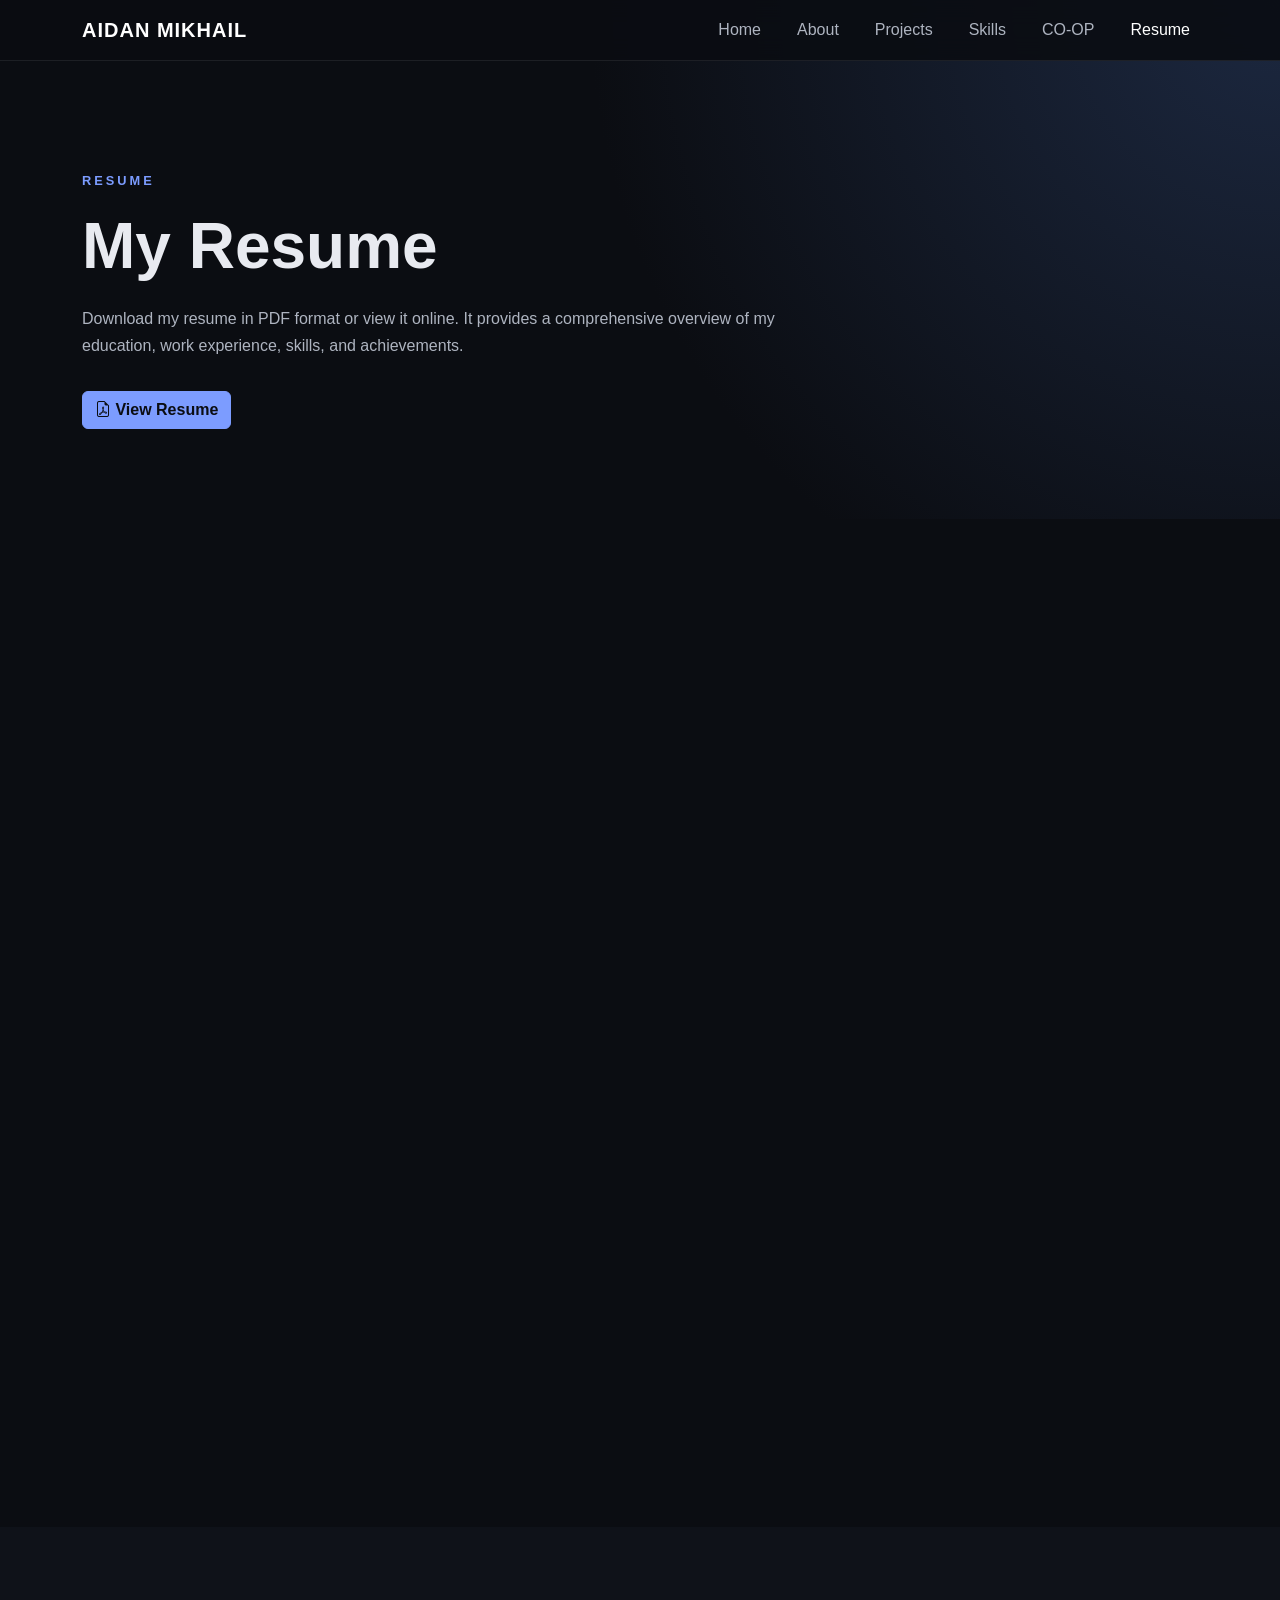
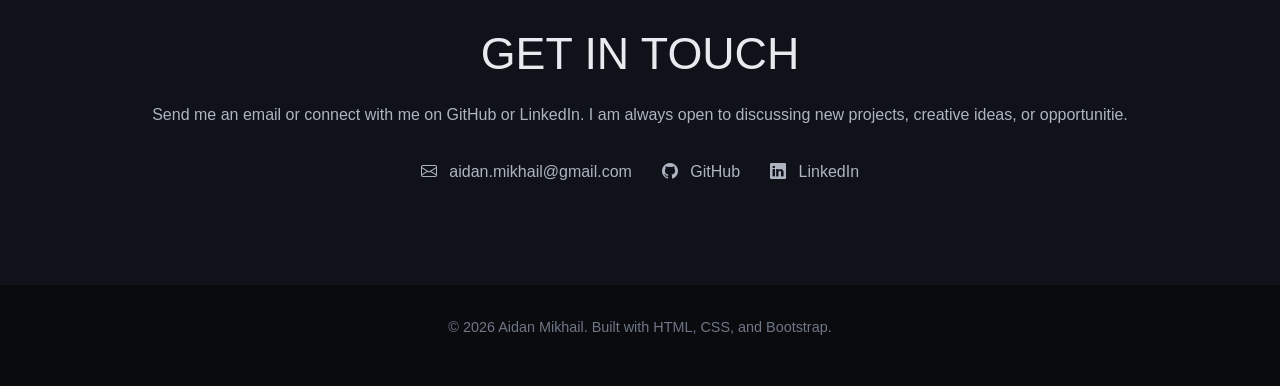
<file: resume.html>
<!DOCTYPE html>
<html lang="en">

<head>

    <meta charset="UTF-8">

    <meta name="viewport"
          content="width=device-width, initial-scale=1.0">

    <title>Resume | AIDAN MIKHAIL</title>

    <link
        href="https://cdn.jsdelivr.net/npm/bootstrap@5.3.3/dist/css/bootstrap.min.css"
        rel="stylesheet">

    <link
        rel="stylesheet"
        href="https://cdn.jsdelivr.net/npm/bootstrap-icons@1.11.3/font/bootstrap-icons.min.css">

    <link rel="stylesheet" href="css/style.css">

</head>


<body>


<!-- NAVIGATION -->

<nav class="navbar navbar-expand-lg navbar-dark fixed-top">

    <div class="container">

        <a class="navbar-brand fw-bold"
           href="index.html">

            AIDAN MIKHAIL

        </a>


        <button
            class="navbar-toggler"
            type="button"
            data-bs-toggle="collapse"
            data-bs-target="#navbarNav">

            <span class="navbar-toggler-icon"></span>

        </button>


        <div class="collapse navbar-collapse"
             id="navbarNav">

            <ul class="navbar-nav ms-auto">

                <li class="nav-item">
                    <a class="nav-link"
                       href="index.html">
                        Home
                    </a>
                </li>

                <li class="nav-item">
                    <a class="nav-link"
                       href="about.html">
                        About
                    </a>
                </li>

                <li class="nav-item">
                    <a class="nav-link"
                       href="projects.html">
                        Projects
                    </a>
                </li>

                <li class="nav-item">
                    <a class="nav-link"
                       href="skills.html">
                        Skills
                    </a>
                </li>

                <li class="nav-item">
                    <a class="nav-link"
                       href="coop.html">
                        CO-OP
                    </a>
                </li>

                <li class="nav-item">
                    <a class="nav-link active"
                       href="resume.html">
                        Resume
                    </a>
                </li>

            </ul>

        </div>

    </div>

</nav>



<!-- RESUME -->

<section class="page-header">

    <div class="container">

        <p class="section-label">
            RESUME
        </p>

        <h1>
            My Resume
        </h1>

        <p class="content-limit">

            Download my resume in PDF format or view it online. It provides a comprehensive overview of my education, work experience, skills, and achievements.

        </p>


        <a href="assets/resume.pdf"
           target="_blank"
           class="btn btn-primary mt-3">

            <i class="bi bi-file-earmark-pdf"></i>

            View Resume

        </a>

    </div>

</section>



<!-- RESUME PREVIEW -->

<section class="section-padding">

    <div class="container">

        <iframe
            src="assets/resume.pdf"
            width="100%"
            height="800"
            style="border: none;">
        </iframe>

    </div>

</section>



<!-- ================================================= -->
<!-- CONTACT                                           -->
<!-- ================================================= -->

<section id="contact"
         class="contact-section section-dark">

    <div class="container text-center">

        <h2>
            GET IN TOUCH
        </h2>

        <p>

            Send me an email or connect with me on GitHub or LinkedIn. I am always open to discussing new projects, creative ideas, or opportunitie.

        </p>


        <div class="contact-links">

            <a href="mailto:aidan.mikhail@gmail.com">

                <i class="bi bi-envelope"></i>

                aidan.mikhail@gmail.com

            </a>


            <a href="https://github.com/AidanMikhail">

                <i class="bi bi-github"></i>

                GitHub

            </a>


            <a href="https://www.linkedin.com/in/aidan-mikhail/">

                <i class="bi bi-linkedin"></i>

                LinkedIn

            </a>

        </div>

    </div>

</section>



<!-- ================================================= -->
<!-- FOOTER                                            -->
<!-- ================================================= -->

<footer>

    <div class="container text-center">

        <p>
            © 2026 Aidan Mikhail.
            Built with HTML, CSS, and Bootstrap.
        </p>

    </div>

</footer>



<script
    src="https://cdn.jsdelivr.net/npm/bootstrap@5.3.3/dist/js/bootstrap.bundle.min.js">
</script>

</body>

</html>
</file>
<file: css/style.css>
/* =========================================
   GLOBAL
========================================= */

* {
    box-sizing: border-box;
}

html {
    scroll-behavior: smooth;
    scroll-padding-top: 80px;
}

body {
    margin: 0;

    background: #0b0d12;

    color: #e8eaf0;

    font-family:
        Inter,
        -apple-system,
        BlinkMacSystemFont,
        "Segoe UI",
        sans-serif;

    line-height: 1.7;
}


/* =========================================
   NAVBAR
========================================= */

.navbar {
    background: rgba(11, 13, 18, 0.9);

    backdrop-filter: blur(12px);

    border-bottom:
        1px solid rgba(255, 255, 255, 0.08);
}

.navbar-brand {
    letter-spacing: 1px;
}

.nav-link {
    color: #aeb4c0 !important;

    margin-left: 20px;

    transition: 0.2s;
}

.nav-link:hover,
.nav-link.active {
    color: white !important;
}


/* =========================================
   HERO
========================================= */

.hero-section {
    background:
        radial-gradient(
            circle at top right,
            #1c2840 0%,
            #0b0d12 45%
        );
}

.hero-subtitle,
.section-label {
    color: #7c9cff;

    font-size: 0.8rem;

    font-weight: 700;

    letter-spacing: 3px;
}

.hero-section h1 {
    font-size: clamp(3rem, 7vw, 6rem);

    font-weight: 800;

    line-height: 1.05;
}

.hero-section h1 span {
    color: #7c9cff;
}

.hero-description {
    max-width: 650px;

    color: #aeb4c0;

    font-size: 1.1rem;
}


/* =========================================
   PAGE HEADER
========================================= */

.page-header {
    padding: 170px 0 90px;

    background:
        radial-gradient(
            circle at top right,
            #1c2840 0%,
            #0b0d12 50%
        );
}

.page-header h1 {
    font-size: 4rem;

    font-weight: 800;

    margin-bottom: 20px;
}


/* =========================================
   PROFILE IMAGE
========================================= */

.profile-image {
    width: 350px;
    height: 350px;

    margin: 0 auto;

    overflow: hidden;

    border-radius: 50%;

    border:
        1px solid rgba(255, 255, 255, 0.15);
}

.profile-image img {
    width: 100%;

    height: 100%;

    object-fit: cover;
    object-position: center 10%;
}


/* =========================================
   SECTIONS
========================================= */

.section-padding {
    padding: 100px 0;
}

.section-dark {
    background: #0f1219;
}

.section-heading {
    margin-bottom: 60px;

    max-width: 750px;
}

.section-heading h2 {
    font-size: 2.8rem;

    font-weight: 700;
}

.content-limit {
    max-width: 750px;

    color: #aeb4c0;
}


/* =========================================
   BUTTONS
========================================= */

.btn-primary {
    background: #7c9cff;

    border-color: #7c9cff;

    color: #0b0d12;

    font-weight: 600;
}

.btn-primary:hover {
    background: #9db4ff;

    border-color: #9db4ff;

    color: #0b0d12;
}


/* =========================================
   PROJECT CARDS
========================================= */

.project-card {
    height: 100%;

    background: #171b24;

    border:
        1px solid rgba(255, 255, 255, 0.08);

    border-radius: 16px;

    overflow: hidden;

    transition:
        transform 0.25s,
        border-color 0.25s;
}

.project-card:hover {
    transform: translateY(-8px);

    border-color: #7c9cff;
}

.project-image {
    height: 220px;

    display: flex;

    align-items: center;

    justify-content: center;

    overflow: hidden;

    background: #202633;
}

.project-image img {
    width: 100%;

    height: 100%;

    object-fit: cover;
}

.project-card h3,
.project-card h2 {
    font-weight: 700;
}

.project-card p {
    color: #aeb4c0;
}

.project-tech {
    color: #7c9cff !important;

    font-size: 0.85rem;
}


/* =========================================
   SKILLS
========================================= */

.skill-card {
    height: 100%;

    padding: 35px;

    background: #171b24;

    border-radius: 16px;

    border:
        1px solid rgba(255, 255, 255, 0.08);

    transition:
        transform 0.25s,
        border-color 0.25s;
}

.skill-card:hover {
    transform: translateY(-5px);

    border-color: #7c9cff;
}

.skill-card i {
    font-size: 2rem;

    color: #7c9cff;
}

.skill-card h3 {
    margin-top: 20px;

    margin-bottom: 20px;
}

.skill-card p {
    color: #aeb4c0;
}

.skill-list {
    padding: 0;

    margin: 0;

    list-style: none;
}

.skill-list li {
    padding: 7px 0;

    color: #aeb4c0;

    border-bottom:
        1px solid rgba(255, 255, 255, 0.05);
}


/* =========================================
   EDUCATION
========================================= */

.education-card {
    max-width: 800px;

    padding: 40px;

    background: #171b24;

    border-radius: 16px;

    border-left:
        3px solid #7c9cff;
}

.education-card h4 {
    color: #7c9cff;
}

.education-card p {
    color: #aeb4c0;
}


/* =========================================
   CONTACT
========================================= */

.contact-section {
    padding: 100px 0;
}

.contact-section h2 {
    font-size: 2.8rem;

    margin-bottom: 20px;
}

.contact-section p {
    color: #aeb4c0;
}

.contact-links {
    display: flex;

    justify-content: center;

    gap: 30px;

    flex-wrap: wrap;

    margin-top: 30px;
}

.contact-links a {
    color: #aeb4c0;

    text-decoration: none;

    transition: 0.2s;
}

.contact-links a:hover {
    color: #7c9cff;
}

.contact-links i {
    margin-right: 8px;
}


/* =========================================
   RESUME
========================================= */

.resume-placeholder {
    min-height: 400px;

    display: flex;

    flex-direction: column;

    align-items: center;

    justify-content: center;

    text-align: center;

    background: #171b24;

    border:
        1px dashed #586174;

    border-radius: 16px;
}

.resume-placeholder i {
    font-size: 4rem;

    color: #7c9cff;

    margin-bottom: 20px;
}

.resume-placeholder p {
    color: #aeb4c0;
}


/* =========================================
   FOOTER
========================================= */

footer {
    padding: 30px 0;

    background: #090b0f;

    color: #6f7787;

    font-size: 0.9rem;
}


/* =========================================
   MOBILE
========================================= */

@media (max-width: 991px) {

    .nav-link {
        margin-left: 0;

        margin-top: 10px;
    }

    .hero-section {
        text-align: center;
    }

    .hero-description {
        margin-left: auto;

        margin-right: auto;
    }

    .profile-image {
        width: 280px;

        height: 280px;

        margin-top: 90px;
    }

    .page-header h1 {
        font-size: 3rem;
    }

}


@media (max-width: 576px) {

    .section-padding {
        padding: 70px 0;
    }

    .hero-section h1 {
        font-size: 3rem;
    }

    .page-header h1 {
        font-size: 2.5rem;
    }

    .section-heading h2 {
        font-size: 2.2rem;
    }

}
</file>
<file: css/coop.css>
/* =========================================
   CO-OP PAGE
========================================= */

.coop-page {
    padding: 140px 0 100px;
}


/* =========================================
   SIDEBAR
========================================= */

.coop-sidebar {
    position: sticky;

    top: 100px;

    padding-right: 30px;
}

.coop-sidebar h1 {
    font-size: 3rem;

    font-weight: 800;

    margin-bottom: 15px;
}

.coop-sidebar > p:not(.section-label) {
    color: #aeb4c0;
}


/* =========================================
   WORK TERM BUTTONS
========================================= */

.coop-terms {
    margin-top: 40px;
}

.coop-term {
    width: 100%;

    display: flex;

    flex-direction: column;

    align-items: flex-start;

    padding: 18px 20px;

    margin-bottom: 10px;

    background: transparent;

    color: #aeb4c0;

    border:
        1px solid rgba(255, 255, 255, 0.08);

    border-radius: 10px;

    text-align: left;

    cursor: pointer;

    transition:
        0.2s;
}

.coop-term span {
    font-size: 1.1rem;

    font-weight: 700;
}

.coop-term small {
    margin-top: 3px;

    color: #6f7787;
}

.coop-term:hover {
    border-color: #7c9cff;

    color: white;
}

.coop-term.active {
    background: #171b24;

    border-color: #7c9cff;

    color: white;
}

.coop-term.active small {
    color: #aeb4c0;
}


/* =========================================
   CO-OP CONTENT
========================================= */

.coop-content {
    display: none;
}

.coop-content.active {
    display: block;
}


/* =========================================
   CO-OP HEADER
========================================= */

.coop-header {
    padding-bottom: 50px;

    margin-bottom: 70px;

    border-bottom:
        1px solid rgba(255, 255, 255, 0.1);
}

.coop-header h1 {
    font-size: 3.5rem;

    font-weight: 800;

    margin-bottom: 10px;
}

.coop-header h2 {
    color: #7c9cff;

    font-size: 1.8rem;
}

.coop-header p:last-child {
    color: #6f7787;
}


/* =========================================
   REPORT SECTIONS
========================================= */

.report-section {
    position: relative;

    margin-bottom: 90px;
}

.report-number {
    display: block;

    margin-bottom: 10px;

    color: #7c9cff;

    font-size: 0.8rem;

    font-weight: 700;

    letter-spacing: 2px;
}

.report-section h3 {
    font-size: 2rem;

    margin-bottom: 25px;
}

.report-section h4 {
    margin-top: 40px;

    margin-bottom: 15px;
}

.report-section p {
    max-width: 850px;

    color: #b8beca;
}


/* =========================================
   GALLERY
========================================= */

.report-section img {
    width: 100%;

    height: 220px;

    object-fit: cover;

    border-radius: 12px;

    border:
        1px solid rgba(255, 255, 255, 0.08);
}

#workTermCarousel {
    max-width: 900px;
    margin: 30px auto 0;
}

#workTermCarousel .carousel-item img {
    width: 100%;
    height: 500px;
    object-fit: cover;
}

.carousel-caption-custom {
    padding: 20px 60px;
    text-align: center;
}

.carousel-caption-custom h5 {
    margin-bottom: 8px;
}

.carousel-caption-custom p {
    margin: 0;
    opacity: 0.8;
}


/* =========================================
   MOBILE
========================================= */

@media (max-width: 991px) {

    .coop-sidebar {
        position: relative;

        top: auto;

        padding-right: 0;

        margin-bottom: 50px;
    }

    .coop-terms {
        display: flex;

        gap: 10px;

        overflow-x: auto;

        padding-bottom: 10px;
    }

    .coop-term {
        min-width: 160px;

        margin-bottom: 0;
    }

    .coop-header h1 {
        font-size: 2.5rem;
    }

}
</file>
